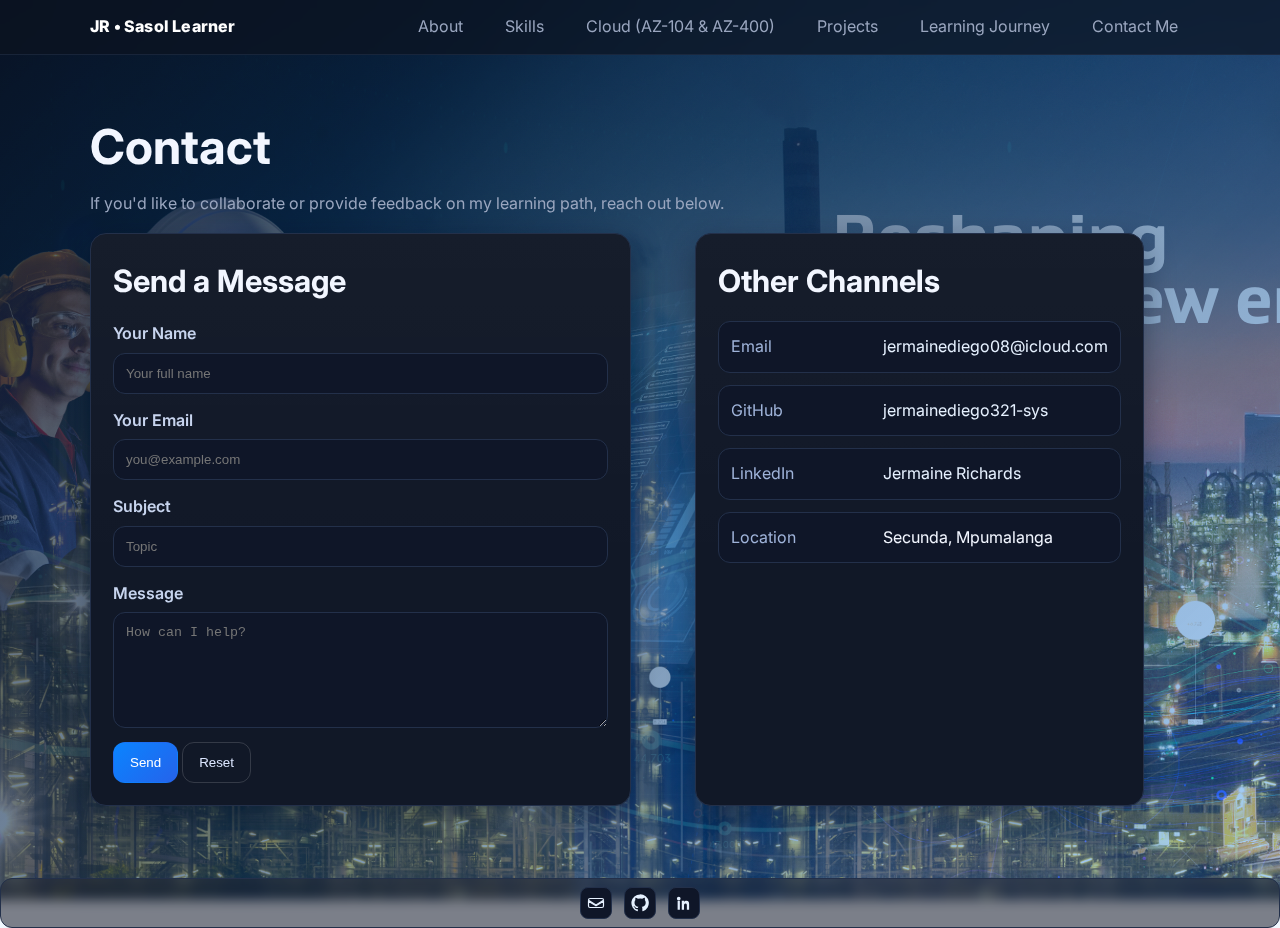
<file: Sasol Website Learner/contact.html>
<!DOCTYPE html>
<html lang="en">
<head>
  <meta charset="utf-8" />
  <meta name="viewport" content="width=device-width, initial-scale=1" />
  <title>Contact — Jermaine Richards</title>
  <link href="https://fonts.googleapis.com/css2?family=Inter:wght@300;400;600;800&display=swap" rel="stylesheet">
  <link rel="stylesheet" href="styles.css" />
  <style>
    .form{max-width:720px; margin:0 auto}
    .field{display:flex; flex-direction:column; gap:6px; margin-bottom:14px}
    .field label{color:#c7d4ee; font-weight:600}
    .field input, .field textarea{
      background:#0f1628; color:#e6f0ff; border:1px solid var(--border);
      border-radius:12px; padding:12px; outline:none
    }
    .field input:focus, .field textarea:focus{border-color:rgba(10,132,255,.6); box-shadow:0 0 0 4px rgba(10,132,255,.12)}
  </style>
</head>
 <header class="site-header">
    <nav class="navbar container">
      <a class="brand" href="index.html">JR • Sasol Learner</a>

      <button class="nav-toggle" aria-label="Toggle navigation">
        <span class="bar"></span><span class="bar"></span><span class="bar"></span>
      </button>

      <ul class="nav-links">
        <li><a href="about.html">About</a></li>
        <li><a href="skills.html">Skills</a></li>
        <li><a href="cloud.html">Cloud (AZ-104 & AZ-400)</a></li>
        <li><a href="projects.html">Projects</a></li>
        <li><a href="journey.html">Learning Journey</a></li>
        <li><a href="contact.html">Contact Me</a></li>
      </ul>
    </nav>
  </header>

  <main class="section">
    <div class="container">
      <h1>Contact</h1>
      <p class="muted">If you'd like to collaborate or provide feedback on my learning path, reach out below.</p>

      <div class="grid two">
        <section class="card">
          <h2>Send a Message</h2>
          <form class="form" action="mailto:jermainediego08@icloud.com" method="post" enctype="text/plain">
            <div class="field">
              <label for="name">Your Name</label>
              <input id="name" name="name" type="text" placeholder="Your full name" required />
            </div>
            <div class="field">
              <label for="email">Your Email</label>
              <input id="email" name="email" type="email" placeholder="you@example.com" required />
            </div>
            <div class="field">
              <label for="subject">Subject</label>
              <input id="subject" name="subject" type="text" placeholder="Topic" />
            </div>
            <div class="field">
              <label for="message">Message</label>
              <textarea id="message" name="message" rows="6" placeholder="How can I help?" required></textarea>
            </div>
            <button class="btn primary" type="submit">Send</button>
            <button class="btn ghost" type="reset">Reset</button>
          </form>
        </section>

        <section class="card contact-card">
          <h2>Other Channels</h2>
          <div class="contact-table">
            <div class="table-row">
              <span class="label">Email</span>
              <span class="value"><a href="mailto:jermainediego08@icloud.com">jermainediego08@icloud.com</a></span>
            </div>
            <div class="table-row">
              <span class="label">GitHub</span>
              <span class="value"><a href="https://github.com/jermainediego321-sys/progress-sasol-learner" target="_blank">jermainediego321-sys</a></span>
            </div>
            <div class="table-row">
              <span class="label">LinkedIn</span>
              <span class="value"><a href="https://www.linkedin.com/in/jermaine-richards-314b8a326/" target="_blank">Jermaine Richards</a></span>
            </div>
            <div class="table-row">
              <span class="label">Location</span>
              <span class="value">Secunda, Mpumalanga</span>
            </div>
          </div>
        </section>
      </div>
    </div>
  </main>

 


<!-- Compact contact icons (standout block) -->
<div class="contact-mini-wrap" role="group" aria-label="Contact me on">
  <a class="contact-icon" href="mailto:jermainediego08@icloud.com" aria-label="Email Jermaine">
    <!-- Mail -->
    <svg viewBox="0 0 24 24" aria-hidden="true">
      <path d="M4 6h16a2 2 0 0 1 2 2v.3l-10 6.25L2 8.3V8a2 2 0 0 1 2-2Z" fill="none" stroke="currentColor" stroke-width="1.6" stroke-linejoin="round"/>
      <path d="M22 9.5V16a2 2 0 0 1-2 2H4a2 2 0 0 1-2-2V9.5l10 6.25 10-6.25Z" fill="none" stroke="currentColor" stroke-width="1.6" stroke-linejoin="round"/>
    </svg>
  </a>

  <a class="contact-icon" href="https://github.com/jermainediego321-sys/progress-sasol-learner" target="_blank" rel="noopener noreferrer" aria-label="GitHub profile">
    <!-- GitHub -->
    <svg viewBox="0 0 24 24" aria-hidden="true">
      <path fill="currentColor" d="M12 .5A11.5 11.5 0 0 0 8.36 22.9c.58.1.79-.26.79-.57v-2.03c-3.2.7-3.88-1.54-3.88-1.54-.53-1.35-1.3-1.71-1.3-1.71-1.06-.72.08-.7.08-.7 1.17.08 1.78 1.2 1.78 1.2 1.04 1.78 2.73 1.27 3.4.97.1-.76.41-1.27.75-1.56-2.56-.29-5.26-1.28-5.26-5.72 0-1.27.46-2.32 1.2-3.14-.12-.29-.52-1.47.11-3.06 0 0 .98-.31 3.2 1.2a11.1 11.1 0 0 1 5.83 0c2.22-1.5 3.2-1.2 3.2-1.2.63 1.59.23 2.77.11 3.06.74.82 1.2 1.87 1.2 3.14 0 4.45-2.7 5.42-5.28 5.71.42.36.8 1.07.8 2.17v3.22c0 .32.2.68.8.57A11.5 11.5 0 0 0 12 .5Z"/>
    </svg>
  </a>

  <a class="contact-icon" href="https://www.linkedin.com/in/jermaine-richards-314b8a326/" target="_blank" rel="noopener noreferrer" aria-label="LinkedIn profile">
    <!-- LinkedIn -->
    <svg viewBox="0 0 24 24" aria-hidden="true">
      <path fill="currentColor" d="M4.98 3.5a2.48 2.48 0 1 0 0 4.96 2.48 2.48 0 0 0 0-4.96ZM3.5 9h3v12h-3V9Zm6 0h2.86v1.66h.04c.4-.76 1.38-1.56 2.84-1.56 3.03 0 3.59 2 3.59 4.6V21h-3v-5.3c0-1.26-.02-2.88-1.76-2.88-1.77 0-2.04 1.38-2.04 2.79V21h-3V9Z"/>
    </svg>
  </a>
</div>

</body>
</html>
</file>
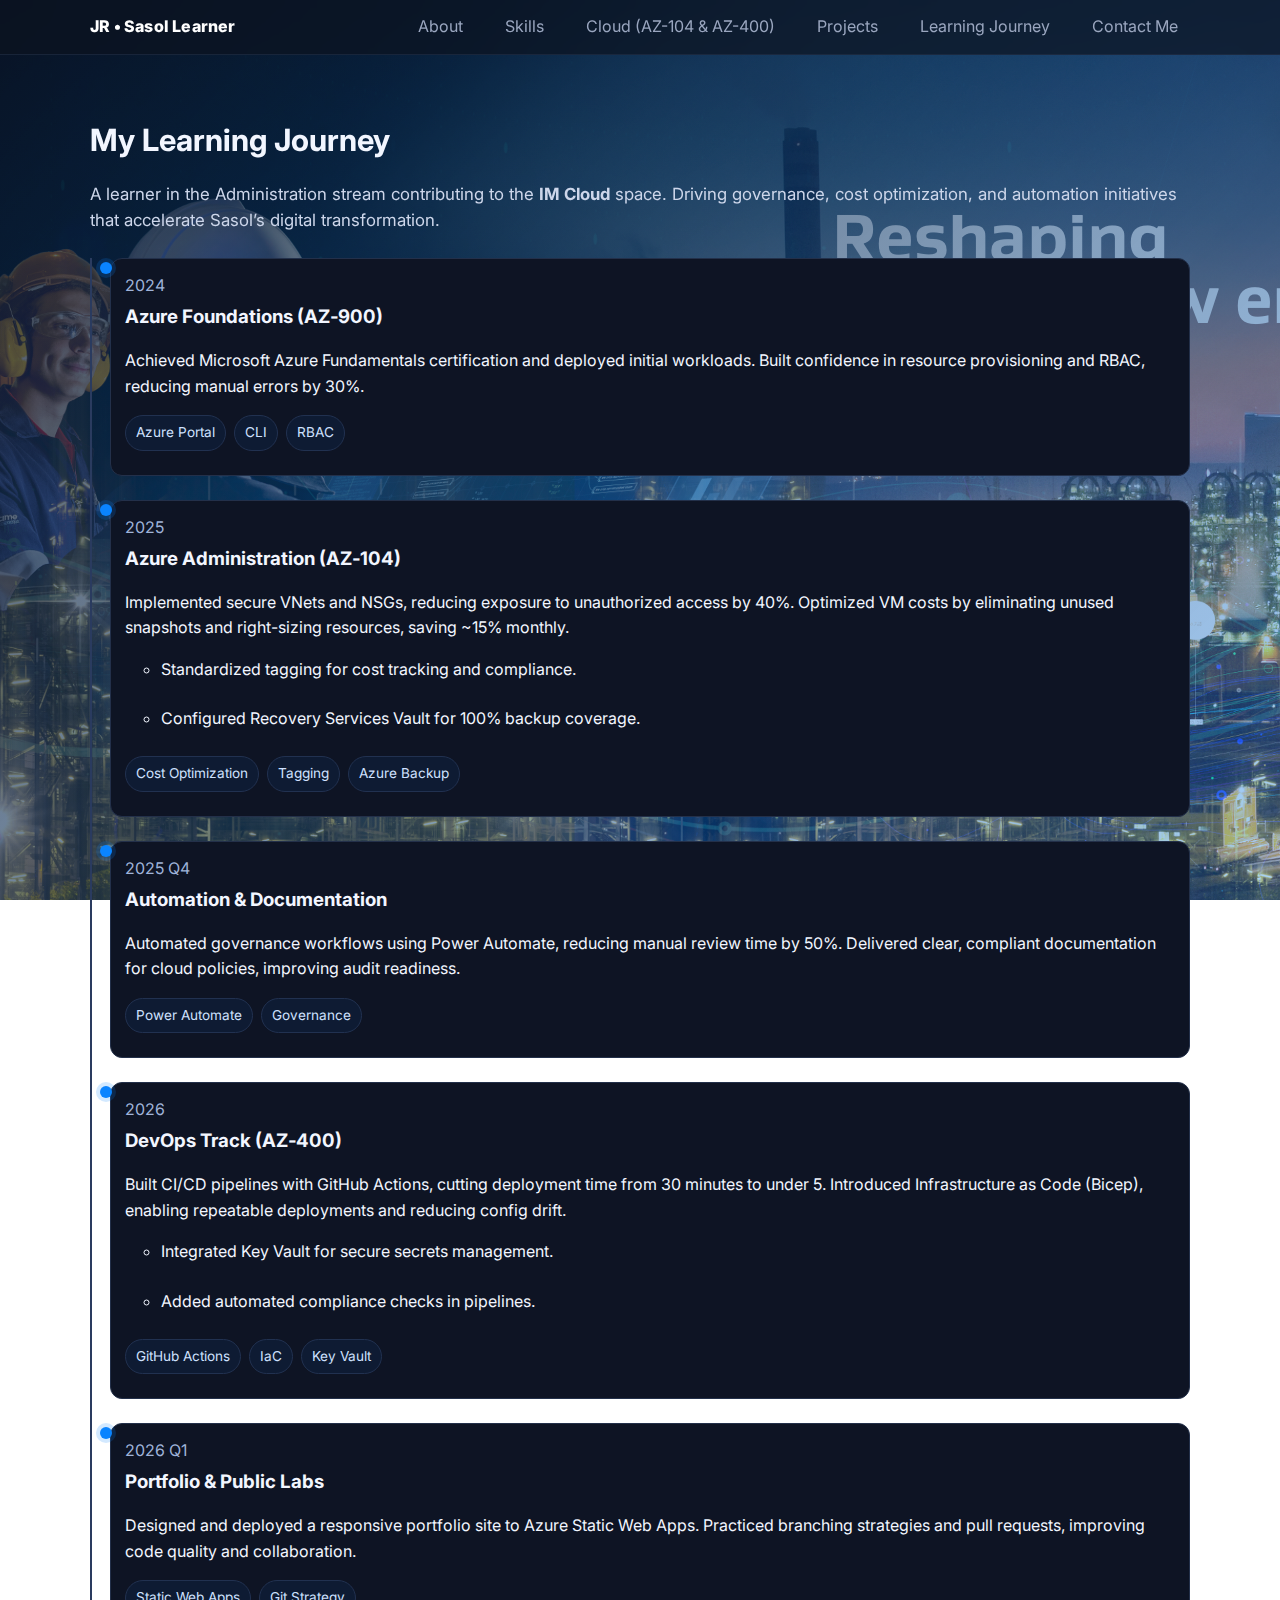
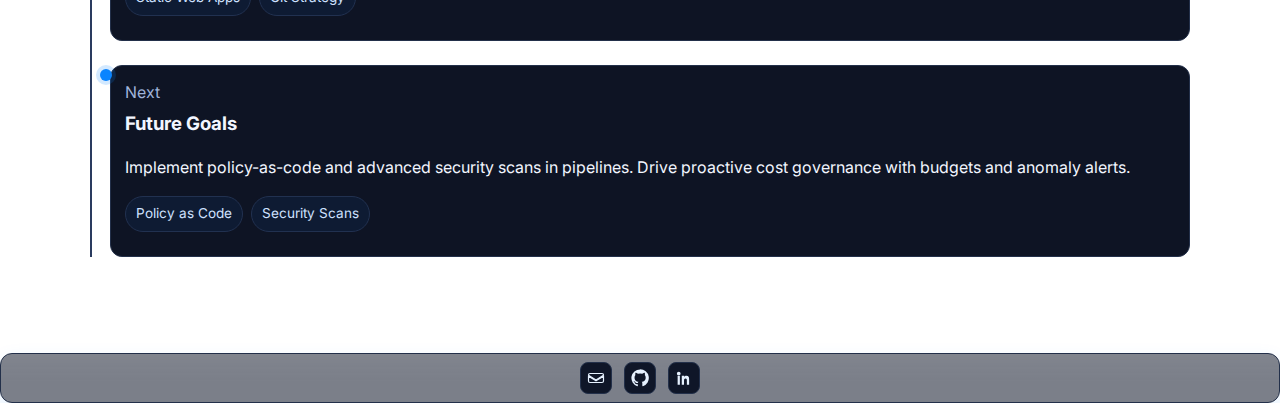
<file: Sasol Website Learner/journey.html>
<!DOCTYPE html>
<html lang="en">
<head>
  <meta charset="utf-8" />
  <meta name="viewport" content="width=device-width, initial-scale=1" />
  <title>Jermaine Richards - Sasol Learner Portfolio</title>
  <meta name="description" content="Portfolio site for Jermaine Richards (Sasol Learner) covering Software Engineering learnings and Azure (AZ-900 & AZ-104)." />
  <meta property="og:title" content="Jermaine Richards - Sasol Learner Portfolio" />
  <meta property="og:description" content="Software Engineering learnings, Azure fundamentals, AZ-900 & AZ-104 hands-on labs." />
  <meta name="theme-color" content="#0a84ff" />
  <link rel="preconnect" href="https://fonts.googleapis.com">
  <link rel="preconnect" href="https://fonts.gstatic.com" crossorigin>
  <link href="https://fonts.googleapis.com/css2?family=Inter:wght@300;400;600;800&display=swap" rel="stylesheet">
  <link rel="stylesheet" href="styles.css" />
</head>

   <header class="site-header">
    <nav class="navbar container">
      <a class="brand" href="index.html">JR • Sasol Learner</a>

      <button class="nav-toggle" aria-label="Toggle navigation">
        <span class="bar"></span><span class="bar"></span><span class="bar"></span>
      </button>

      <ul class="nav-links">
        <li><a href="about.html">About</a></li>
        <li><a href="skills.html">Skills</a></li>
        <li><a href="cloud.html">Cloud (AZ-104 & AZ-400)</a></li>
        <li><a href="projects.html">Projects</a></li>
        <li><a href="journey.html">Learning Journey</a></li>
        <li><a href="contact.html">Contact Me</a></li>
      </ul>
    </nav>
  </header>




<main class="container">
  <section class="section">
    <h2>My Learning Journey</h2>
    <p class="subtitle">
      A learner in the Administration stream contributing to the <strong>IM Cloud</strong> space.
      Driving governance, cost optimization, and automation initiatives that accelerate Sasol’s digital transformation.
    </p>

    <ul class="timeline" aria-label="Learning journey timeline">
      <!-- 2024 -->
      <li>
        <span class="dot"></span>
        <div class="content">
          <span class="label">2024</span>
          <h3>Azure Foundations (AZ‑900)</h3>
          <p>
            Achieved Microsoft Azure Fundamentals certification and deployed initial workloads.
            Built confidence in resource provisioning and RBAC, reducing manual errors by 30%.
          </p>
          <div class="pill-row">
            <span class="pill">Azure Portal</span>
            <span class="pill">CLI</span>
            <span class="pill">RBAC</span>
          </div>
        </div>
      </li>

      <!-- 2025 -->
      <li>
        <span class="dot"></span>
        <div class="content">
          <span class="label">2025</span>
          <h3>Azure Administration (AZ‑104)</h3>
          <p>
            Implemented secure VNets and NSGs, reducing exposure to unauthorized access by 40%.
            Optimized VM costs by eliminating unused snapshots and right-sizing resources, saving ~15% monthly.
          </p>
          <ul class="bullets">
            <li>Standardized tagging for cost tracking and compliance.</li>
            <li>Configured Recovery Services Vault for 100% backup coverage.</li>
          </ul>
          <div class="pill-row">
            <span class="pill">Cost Optimization</span>
            <span class="pill">Tagging</span>
            <span class="pill">Azure Backup</span>
          </div>
        </div>
      </li>

      <!-- 2025 Q4 -->
      <li>
        <span class="dot"></span>
        <div class="content">
          <span class="label">2025 Q4</span>
          <h3>Automation & Documentation</h3>
          <p>
            Automated governance workflows using Power Automate, reducing manual review time by 50%.
            Delivered clear, compliant documentation for cloud policies, improving audit readiness.
          </p>
          <div class="pill-row">
            <span class="pill">Power Automate</span>
            <span class="pill">Governance</span>
          </div>
        </div>
      </li>

      <!-- 2026 -->
      <li>
        <span class="dot"></span>
        <div class="content">
          <span class="label">2026</span>
          <h3>DevOps Track (AZ‑400)</h3>
          <p>
            Built CI/CD pipelines with GitHub Actions, cutting deployment time from 30 minutes to under 5.
            Introduced Infrastructure as Code (Bicep), enabling repeatable deployments and reducing config drift.
          </p>
          <ul class="bullets">
            <li>Integrated Key Vault for secure secrets management.</li>
            <li>Added automated compliance checks in pipelines.</li>
          </ul>
          <div class="pill-row">
            <span class="pill">GitHub Actions</span>
            <span class="pill">IaC</span>
            <span class="pill">Key Vault</span>
          </div>
        </div>
      </li>

      <!-- 2026 Q1 -->
      <li>
        <span class="dot"></span>
        <div class="content">
          <span class="label">2026 Q1</span>
          <h3>Portfolio & Public Labs</h3>
          <p>
            Designed and deployed a responsive portfolio site to Azure Static Web Apps.
            Practiced branching strategies and pull requests, improving code quality and collaboration.
          </p>
          <div class="pill-row">
            <span class="pill">Static Web Apps</span>
            <span class="pill">Git Strategy</span>
          </div>
        </div>
      </li>

      <!-- Next -->
      <li>
        <span class="dot"></span>
        <div class="content">
          <span class="label">Next</span>
          <h3>Future Goals</h3>
          <p>
            Implement policy-as-code and advanced security scans in pipelines.
            Drive proactive cost governance with budgets and anomaly alerts.
          </p>
          <div class="pill-row">
            <span class="pill">Policy as Code</span>
            <span class="pill">Security Scans</span>
          </div>
        </div>
      </li>
    </ul>
  </section>
</main>

<div class="contact-mini-wrap" role="group" aria-label="Contact me on">
  <a class="contact-icon" href="mailto:jermainediego08@icloud.com" aria-label="Email Jermaine">
    <!-- Mail -->
    <svg viewBox="0 0 24 24" aria-hidden="true">
      <path d="M4 6h16a2 2 0 0 1 2 2v.3l-10 6.25L2 8.3V8a2 2 0 0 1 2-2Z" fill="none" stroke="currentColor" stroke-width="1.6" stroke-linejoin="round"/>
      <path d="M22 9.5V16a2 2 0 0 1-2 2H4a2 2 0 0 1-2-2V9.5l10 6.25 10-6.25Z" fill="none" stroke="currentColor" stroke-width="1.6" stroke-linejoin="round"/>
    </svg>
  </a>

  <a class="contact-icon" href="https://github.com/jermainediego321-sys/progress-sasol-learner" target="_blank" rel="noopener noreferrer" aria-label="GitHub profile">
    <!-- GitHub -->
    <svg viewBox="0 0 24 24" aria-hidden="true">
      <path fill="currentColor" d="M12 .5A11.5 11.5 0 0 0 8.36 22.9c.58.1.79-.26.79-.57v-2.03c-3.2.7-3.88-1.54-3.88-1.54-.53-1.35-1.3-1.71-1.3-1.71-1.06-.72.08-.7.08-.7 1.17.08 1.78 1.2 1.78 1.2 1.04 1.78 2.73 1.27 3.4.97.1-.76.41-1.27.75-1.56-2.56-.29-5.26-1.28-5.26-5.72 0-1.27.46-2.32 1.2-3.14-.12-.29-.52-1.47.11-3.06 0 0 .98-.31 3.2 1.2a11.1 11.1 0 0 1 5.83 0c2.22-1.5 3.2-1.2 3.2-1.2.63 1.59.23 2.77.11 3.06.74.82 1.2 1.87 1.2 3.14 0 4.45-2.7 5.42-5.28 5.71.42.36.8 1.07.8 2.17v3.22c0 .32.2.68.8.57A11.5 11.5 0 0 0 12 .5Z"/>
    </svg>
  </a>

  <a class="contact-icon" href="https://www.linkedin.com/in/jermaine-richards-314b8a326/" target="_blank" rel="noopener noreferrer" aria-label="LinkedIn profile">
    <!-- LinkedIn -->
    <svg viewBox="0 0 24 24" aria-hidden="true">
      <path fill="currentColor" d="M4.98 3.5a2.48 2.48 0 1 0 0 4.96 2.48 2.48 0 0 0 0-4.96ZM3.5 9h3v12h-3V9Zm6 0h2.86v1.66h.04c.4-.76 1.38-1.56 2.84-1.56 3.03 0 3.59 2 3.59 4.6V21h-3v-5.3c0-1.26-.02-2.88-1.76-2.88-1.77 0-2.04 1.38-2.04 2.79V21h-3V9Z"/>
    </svg>
  </a>
</div>

<script>
  const toggle = document.querySelector('.nav-toggle');
  const links = document.querySelector('.nav-links');
  if (toggle && links) {
    toggle.addEventListener('click', () => {
      links.classList.toggle('open');
      toggle.setAttribute('aria-expanded', links.classList.contains('open'));
    });
  }
</script>


</html>
</file>
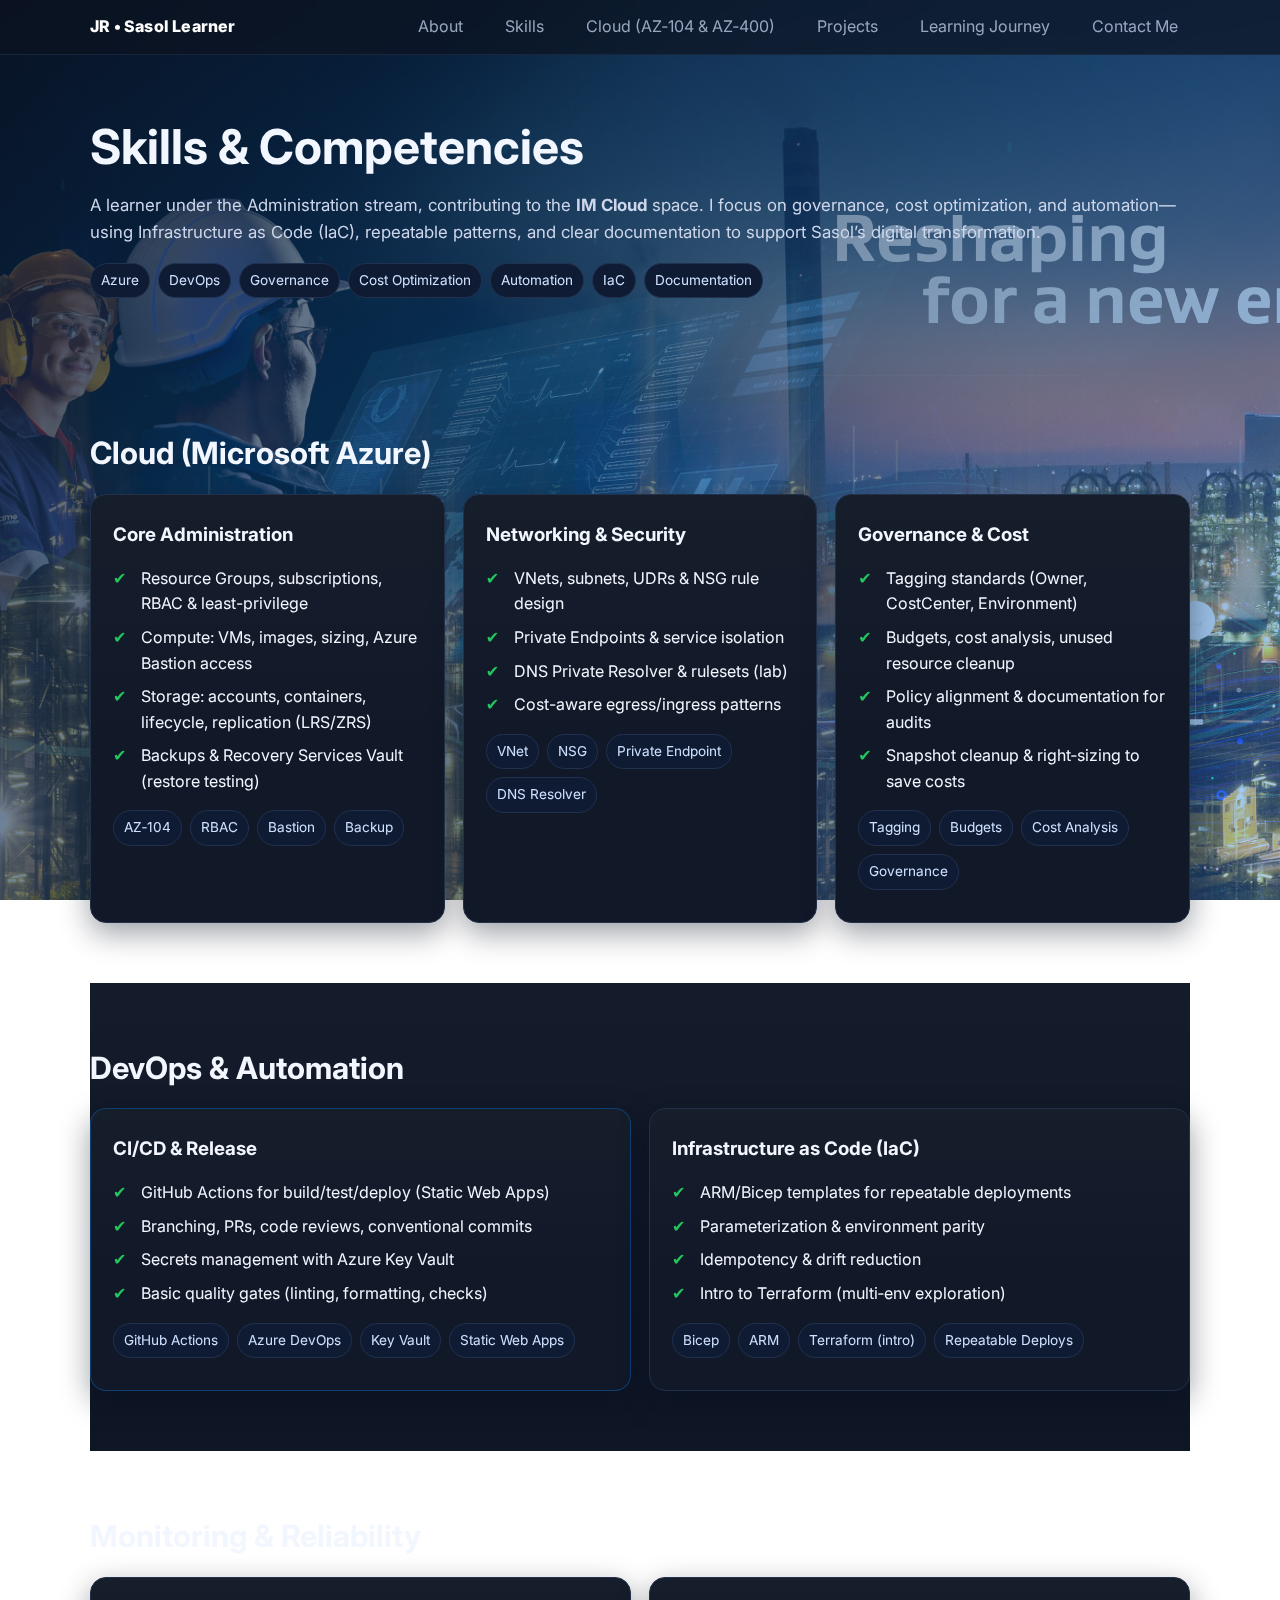
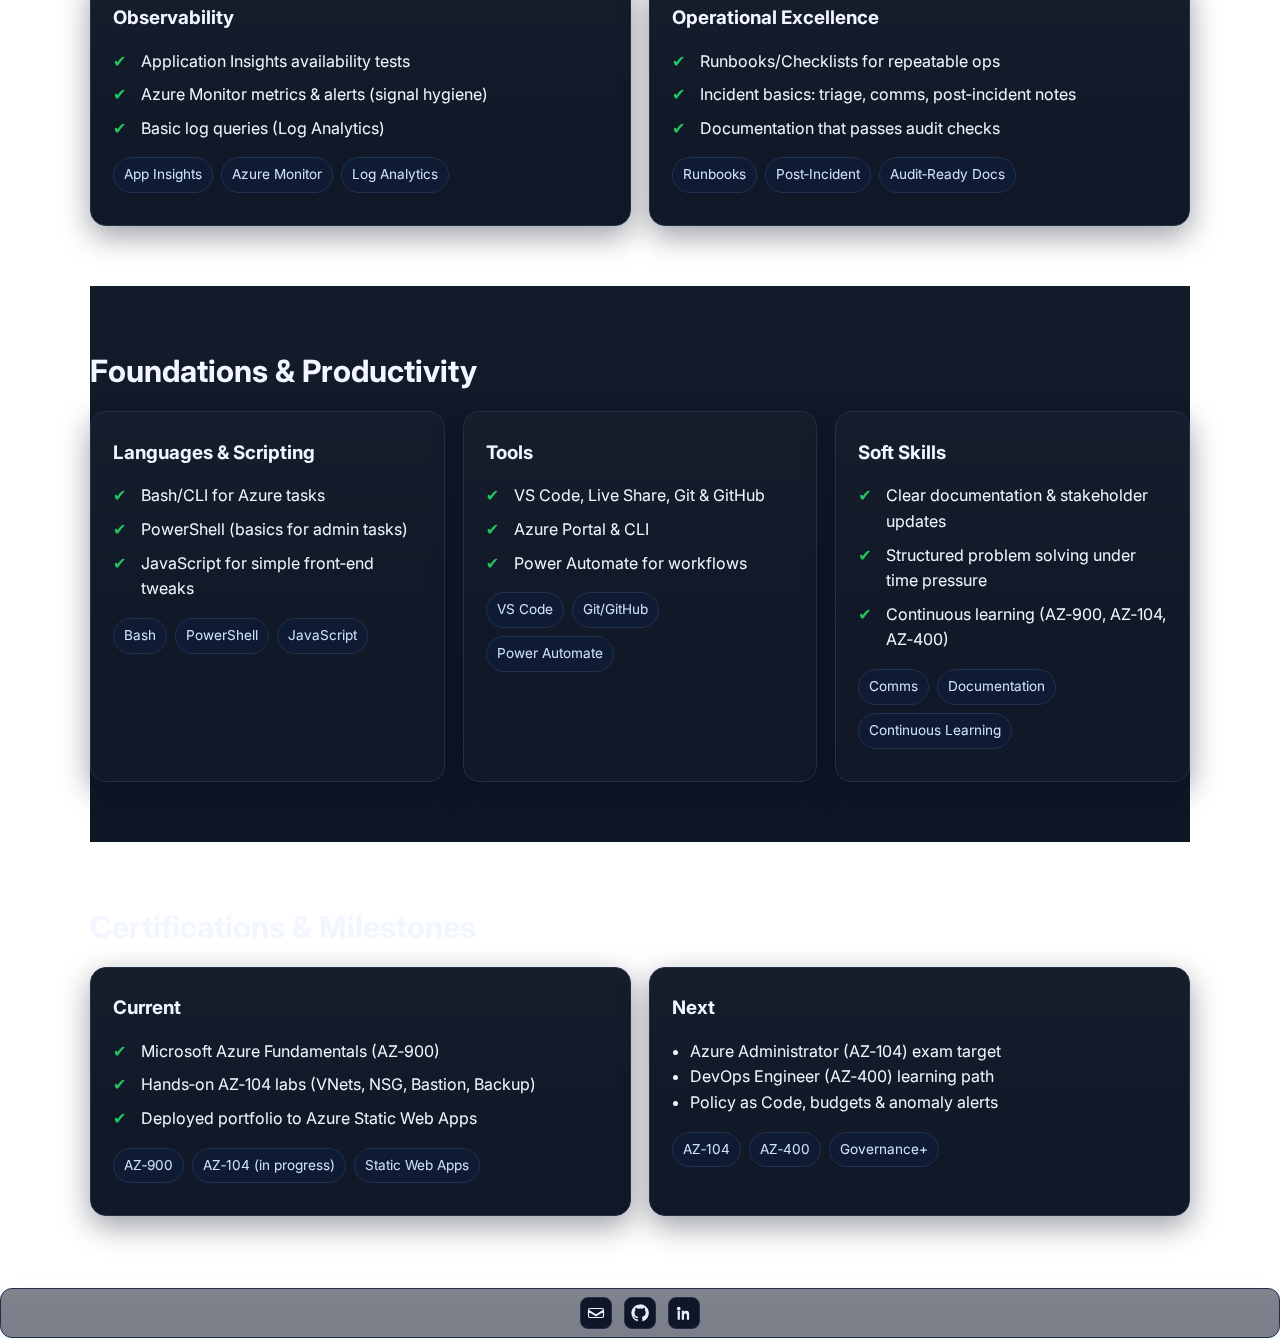
<file: Sasol Website Learner/skills.html>
<!DOCTYPE html>
<html lang="en">
<head>
  <meta charset="utf-8" />
  <meta name="viewport" content="width=device-width, initial-scale=1" />
  <title>Skills – Jermaine Richards</title>
  <meta name="description" content="Skills and competencies for Jermaine Richards: Azure administration, DevOps (AZ‑400), governance, cost optimization, automation, and documentation." />
  <meta name="theme-color" content="#0a84ff" />
  <link rel="preconnect" href="https://fonts.googleapis.com">
  <link rel="preconnect" href="https://fonts.gstatic.com" crossorigin>
  <link href="https://fonts.googleapis.com/css2?family=Inter:wght@300;400;600;800&display=swap" rel="stylesheet">
  <link rel="stylesheet" href="styles.css" />
</head>

<body>
  <!-- Header / Nav -->
  <header class="site-header">
    <nav class="navbar container">
      <a class="brand" href="index.html">JR • Sasol Learner</a>

      <button class="nav-toggle" aria-label="Toggle navigation" aria-expanded="false">
        <span class="bar"></span><span class="bar"></span><span class="bar"></span>
      </button>

      <ul class="nav-links">
        <li><a href="about.html">About</a></li>
        <li><a href="skills.html" aria-current="page">Skills</a></li>
        <li><a href="cloud.html">Cloud (AZ‑104 &amp; AZ‑400)</a></li>
        <li><a href="projects.html">Projects</a></li>
        <li><a href="journey.html">Learning Journey</a></li>
        <li><a href="contact.html">Contact Me</a></li>
      </ul>
    </nav>
  </header>

  <!-- Main -->
  <main class="container">
    <!-- Intro -->
    <section class="section">
      <h1>Skills &amp; Competencies</h1>
      <p class="subtitle">
        A learner under the Administration stream, contributing to the <strong>IM Cloud</strong> space.
        I focus on governance, cost optimization, and automation—using Infrastructure as Code (IaC),
        repeatable patterns, and clear documentation to support Sasol’s digital transformation.
      </p>
      <div class="pill-row">
        <span class="pill">Azure</span>
        <span class="pill">DevOps</span>
        <span class="pill">Governance</span>
        <span class="pill">Cost Optimization</span>
        <span class="pill">Automation</span>
        <span class="pill">IaC</span>
        <span class="pill">Documentation</span>
      </div>
    </section>

    <!-- Cloud & Azure -->
    <section class="section">
      <h2>Cloud (Microsoft Azure)</h2>
      <div class="grid three">
        <div class="card">
          <h3>Core Administration</h3>
          <ul class="checklist">
            <li>Resource Groups, subscriptions, RBAC &amp; least-privilege</li>
            <li>Compute: VMs, images, sizing, Azure Bastion access</li>
            <li>Storage: accounts, containers, lifecycle, replication (LRS/ZRS)</li>
            <li>Backups &amp; Recovery Services Vault (restore testing)</li>
          </ul>
          <div class="pill-row">
            <span class="pill">AZ‑104</span>
            <span class="pill">RBAC</span>
            <span class="pill">Bastion</span>
            <span class="pill">Backup</span>
          </div>
        </div>

        <div class="card">
          <h3>Networking &amp; Security</h3>
          <ul class="checklist">
            <li>VNets, subnets, UDRs &amp; NSG rule design</li>
            <li>Private Endpoints &amp; service isolation</li>
            <li>DNS Private Resolver &amp; rulesets (lab)</li>
            <li>Cost-aware egress/ingress patterns</li>
          </ul>
          <div class="pill-row">
            <span class="pill">VNet</span>
            <span class="pill">NSG</span>
            <span class="pill">Private Endpoint</span>
            <span class="pill">DNS Resolver</span>
          </div>
        </div>

        <div class="card">
          <h3>Governance &amp; Cost</h3>
          <ul class="checklist">
            <li>Tagging standards (Owner, CostCenter, Environment)</li>
            <li>Budgets, cost analysis, unused resource cleanup</li>
            <li>Policy alignment &amp; documentation for audits</li>
            <li>Snapshot cleanup &amp; right‑sizing to save costs</li>
          </ul>
          <div class="pill-row">
            <span class="pill">Tagging</span>
            <span class="pill">Budgets</span>
            <span class="pill">Cost Analysis</span>
            <span class="pill">Governance</span>
          </div>
        </div>
      </div>
    </section>

    <!-- DevOps & Automation -->
    <section class="section alt">
      <h2>DevOps &amp; Automation</h2>
      <div class="grid two">
        <div class="card focus">
          <h3>CI/CD &amp; Release</h3>
          <ul class="checklist">
            <li>GitHub Actions for build/test/deploy (Static Web Apps)</li>
            <li>Branching, PRs, code reviews, conventional commits</li>
            <li>Secrets management with Azure Key Vault</li>
            <li>Basic quality gates (linting, formatting, checks)</li>
          </ul>
          <div class="pill-row">
            <span class="pill">GitHub Actions</span>
            <span class="pill">Azure DevOps</span>
            <span class="pill">Key Vault</span>
            <span class="pill">Static Web Apps</span>
          </div>
        </div>

        <div class="card">
          <h3>Infrastructure as Code (IaC)</h3>
          <ul class="checklist">
            <li>ARM/Bicep templates for repeatable deployments</li>
            <li>Parameterization &amp; environment parity</li>
            <li>Idempotency &amp; drift reduction</li>
            <li>Intro to Terraform (multi‑env exploration)</li>
          </ul>
          <div class="pill-row">
            <span class="pill">Bicep</span>
            <span class="pill">ARM</span>
            <span class="pill">Terraform (intro)</span>
            <span class="pill">Repeatable Deploys</span>
          </div>
        </div>
      </div>
    </section>

    <!-- Observability & Ops -->
    <section class="section">
      <h2>Monitoring &amp; Reliability</h2>
      <div class="grid two">
        <div class="card">
          <h3>Observability</h3>
          <ul class="checklist">
            <li>Application Insights availability tests</li>
            <li>Azure Monitor metrics &amp; alerts (signal hygiene)</li>
            <li>Basic log queries (Log Analytics)</li>
          </ul>
          <div class="pill-row">
            <span class="pill">App Insights</span>
            <span class="pill">Azure Monitor</span>
            <span class="pill">Log Analytics</span>
          </div>
        </div>

        <div class="card">
          <h3>Operational Excellence</h3>
          <ul class="checklist">
            <li>Runbooks/Checklists for repeatable ops</li>
            <li>Incident basics: triage, comms, post‑incident notes</li>
            <li>Documentation that passes audit checks</li>
          </ul>
          <div class="pill-row">
            <span class="pill">Runbooks</span>
            <span class="pill">Post‑Incident</span>
            <span class="pill">Audit‑Ready Docs</span>
          </div>
        </div>
      </div>
    </section>

    <!-- Foundations -->
    <section class="section alt">
      <h2>Foundations &amp; Productivity</h2>
      <div class="grid three">
        <div class="card">
          <h3>Languages &amp; Scripting</h3>
          <ul class="checklist">
            <li>Bash/CLI for Azure tasks</li>
            <li>PowerShell (basics for admin tasks)</li>
            <li>JavaScript for simple front‑end tweaks</li>
          </ul>
          <div class="pill-row">
            <span class="pill">Bash</span>
            <span class="pill">PowerShell</span>
            <span class="pill">JavaScript</span>
          </div>
        </div>

        <div class="card">
          <h3>Tools</h3>
          <ul class="checklist">
            <li>VS Code, Live Share, Git &amp; GitHub</li>
            <li>Azure Portal &amp; CLI</li>
            <li>Power Automate for workflows</li>
          </ul>
          <div class="pill-row">
            <span class="pill">VS Code</span>
            <span class="pill">Git/GitHub</span>
            <span class="pill">Power Automate</span>
          </div>
        </div>

        <div class="card">
          <h3>Soft Skills</h3>
          <ul class="checklist">
            <li>Clear documentation &amp; stakeholder updates</li>
            <li>Structured problem solving under time pressure</li>
            <li>Continuous learning (AZ‑900, AZ‑104, AZ‑400)</li>
          </ul>
          <div class="pill-row">
            <span class="pill">Comms</span>
            <span class="pill">Documentation</span>
            <span class="pill">Continuous Learning</span>
          </div>
        </div>
      </div>
    </section>

    <!-- Achievements / Badges -->
    <section class="section">
      <h2>Certifications &amp; Milestones</h2>
      <div class="grid two">
        <div class="card">
          <h3>Current</h3>
          <ul class="checklist">
            <li>Microsoft Azure Fundamentals (AZ‑900)</li>
            <li>Hands‑on AZ‑104 labs (VNets, NSG, Bastion, Backup)</li>
            <li>Deployed portfolio to Azure Static Web Apps</li>
          </ul>
          <div class="pill-row">
            <span class="pill">AZ‑900</span>
            <span class="pill">AZ‑104 (in progress)</span>
            <span class="pill">Static Web Apps</span>
          </div>
        </div>

        <div class="card">
          <h3>Next</h3>
          <ul class="bullets">
            <li>Azure Administrator (AZ‑104) exam target</li>
            <li>DevOps Engineer (AZ‑400) learning path</li>
            <li>Policy as Code, budgets &amp; anomaly alerts</li>
          </ul>
          <div class="pill-row">
            <span class="pill">AZ‑104</span>
            <span class="pill">AZ‑400</span>
            <span class="pill">Governance+</span>
          </div>
        </div>
      </div>
    </section>

  </main>

 <div class="contact-mini-wrap" role="group" aria-label="Contact me on">
  <a class="contact-icon" href="mailto:jermainediego08@icloud.com" aria-label="Email Jermaine">
    <!-- Mail -->
    <svg viewBox="0 0 24 24" aria-hidden="true">
      <path d="M4 6h16a2 2 0 0 1 2 2v.3l-10 6.25L2 8.3V8a2 2 0 0 1 2-2Z" fill="none" stroke="currentColor" stroke-width="1.6" stroke-linejoin="round"/>
      <path d="M22 9.5V16a2 2 0 0 1-2 2H4a2 2 0 0 1-2-2V9.5l10 6.25 10-6.25Z" fill="none" stroke="currentColor" stroke-width="1.6" stroke-linejoin="round"/>
    </svg>
  </a>

  <a class="contact-icon" href="https://github.com/jermainediego321-sys/progress-sasol-learner" target="_blank" rel="noopener noreferrer" aria-label="GitHub profile">
    <!-- GitHub -->
    <svg viewBox="0 0 24 24" aria-hidden="true">
      <path fill="currentColor" d="M12 .5A11.5 11.5 0 0 0 8.36 22.9c.58.1.79-.26.79-.57v-2.03c-3.2.7-3.88-1.54-3.88-1.54-.53-1.35-1.3-1.71-1.3-1.71-1.06-.72.08-.7.08-.7 1.17.08 1.78 1.2 1.78 1.2 1.04 1.78 2.73 1.27 3.4.97.1-.76.41-1.27.75-1.56-2.56-.29-5.26-1.28-5.26-5.72 0-1.27.46-2.32 1.2-3.14-.12-.29-.52-1.47.11-3.06 0 0 .98-.31 3.2 1.2a11.1 11.1 0 0 1 5.83 0c2.22-1.5 3.2-1.2 3.2-1.2.63 1.59.23 2.77.11 3.06.74.82 1.2 1.87 1.2 3.14 0 4.45-2.7 5.42-5.28 5.71.42.36.8 1.07.8 2.17v3.22c0 .32.2.68.8.57A11.5 11.5 0 0 0 12 .5Z"/>
    </svg>
  </a>

  <a class="contact-icon" href="https://www.linkedin.com/in/jermaine-richards-314b8a326/" target="_blank" rel="noopener noreferrer" aria-label="LinkedIn profile">
    <!-- LinkedIn -->
    <svg viewBox="0 0 24 24" aria-hidden="true">
      <path fill="currentColor" d="M4.98 3.5a2.48 2.48 0 1 0 0 4.96 2.48 2.48 0 0 0 0-4.96ZM3.5 9h3v12h-3V9Zm6 0h2.86v1.66h.04c.4-.76 1.38-1.56 2.84-1.56 3.03 0 3.59 2 3.59 4.6V21h-3v-5.3c0-1.26-.02-2.88-1.76-2.88-1.77 0-2.04 1.38-2.04 2.79V21h-3V9Z"/>
    </svg>
  </a>
</div>

  <!-- Small helpers -->
  <script>
    // Mobile nav toggle
    const toggle = document.querySelector('.nav-toggle');
    const links = document.querySelector('.nav-links');
    if (toggle && links) {
      toggle.addEventListener('click', () => {
        links.classList.toggle('open');
        toggle.setAttribute('aria-expanded', links.classList.contains('open'));
      });
    }
    // Footer year
    const y = document.getElementById('year');
    if (y) y.textContent = new Date().getFullYear();
  </script>
</body>
</html>
</file>
<file: Sasol Website Learner/styles.css>
:root{
  --bg:#0b1220;
  --panel:#121a2b;
  --panel-alt:#0f1626;
  --accent:#0a84ff;
  --accent-2:#64d2ff;
  --text:#e6ebf5;
  --muted:#9aa6bf;
  --card:#111827;
  --border:#23304a;
  --success:#22c55e;
  --warning:#f59e0b;
  --shadow:0 10px 30px rgba(2,12,27,.4);
  --radius:16px;
}

*{box-sizing:border-box}
html,body{margin:0;padding:0}
body{
  font-family: Inter, system-ui, -apple-system, Segoe UI, Roboto, "Helvetica Neue", Arial, "Noto Sans", "Liberation Sans", sans-serif;
  background: radial-gradient(1200px 800px at 10% -10%, rgba(10,132,255,.2), transparent 40%),
              radial-gradient(1200px 800px at 110% 10%, rgba(100,210,255,.15), transparent 40%),
              var(--bg);
  color:var(--text);
  line-height:1.6;
  -webkit-font-smoothing:antialiased;
  -moz-osx-font-smoothing:grayscale;
}


.container{width:min(1100px, 92%); margin-inline:auto}


.site-header{
  position:sticky; top:0; z-index:50;
  background:rgba(11,18,32,0.7);
  backdrop-filter: blur(8px);
  border-bottom:1px solid rgba(35,48,74,.6);
}
.navbar{display:flex; align-items:center; justify-content:space-between; padding:14px 0}
.brand{
  font-weight:800; letter-spacing:.2px; color:#fff; text-decoration:none;
}
.nav-links{display:flex; gap:18px; list-style:none; margin:0; padding:0}
.nav-links a{
  color:var(--muted); text-decoration:none; padding:8px 12px; border-radius:10px; transition:all .2s ease;
}
.nav-links a:hover{color:#fff; background:rgba(10,132,255,.1)}


.nav-toggle{display:none; background:none; border:0; cursor:pointer}
.nav-toggle .bar{
  display:block; width:24px; height:2px; background:#fff; margin:5px 0; border-radius:2px
}


.hero{padding:64px 0}
.hero-inner{
  display:grid; gap:28px; align-items:stretch;
  grid-template-columns: 1.2fr .8fr;
}
@media (max-width: 900px){
  .hero-inner{grid-template-columns:1fr}
}
.hero-text .eyebrow{
  color:var(--accent-2); text-transform:uppercase; font-weight:600; letter-spacing:.12em; font-size:.8rem; margin:0 0 10px;
}
h1{font-size:clamp(2rem, 3.8vw, 3rem); line-height:1.2; margin:.2rem 0 1rem}
h2{font-size:clamp(1.4rem, 2.4vw, 2rem); margin:0 0 1rem}
h3{margin:.2rem 0 1rem}
.subtitle{color:#cdd6ea; font-size:1.05rem}
.accent{color:var(--accent)}

.hero-panel{
  background:linear-gradient(180deg, rgba(255,255,255,.03), transparent 60%), var(--panel);
  border:1px solid var(--border);
  border-radius:var(--radius);
  padding:24px;
  box-shadow: var(--shadow);
}
.panel-title{margin-top:0}


.btn{
  display:inline-block; text-decoration:none; color:#fff; padding:12px 16px;
  border-radius:12px; transition: all .2s ease; border:1px solid transparent
}
.btn.primary{background: linear-gradient(135deg, var(--accent), #2563eb)}
.btn.primary:hover{transform:translateY(-1px); box-shadow:0 10px 20px rgba(10,132,255,.25)}
.btn.ghost{background:transparent; border-color:rgba(255,255,255,.15); color:#dce6ff}
.btn.ghost:hover{background:rgba(255,255,255,.06)}
.btn.small{padding:8px 12px; font-size:.9rem}

.cta-group{display:flex; gap:12px; margin:22px 0}

.badge-row{display:flex; flex-wrap:wrap; gap:10px; margin-top:14px}
.badge{
  display:inline-block; background:rgba(10,132,255,.12); color:#d7ebff; border:1px solid rgba(10,132,255,.28);
  padding:8px 12px; border-radius:999px; font-weight:600; font-size:.9rem; text-decoration:none
}
.pill-row{display:flex; flex-wrap:wrap; gap:8px; margin:10px 0}
.pill{
  background:#0e1b33; border:1px solid #213150; color:#cfe1ff;
  padding:6px 10px; border-radius:999px; font-size:.85rem
}


.section{padding:60px 0}
.section.alt{background:linear-gradient(180deg, rgba(255,255,255,.02), transparent), var(--panel-alt)}
.card{
  background:linear-gradient(180deg, rgba(255,255,255,.02), transparent 60%), var(--card);
  border:1px solid var(--border);
  border-radius:var(--radius);
  padding:22px;
  box-shadow: var(--shadow);
}
.card.focus{border-color:rgba(10,132,255,.35)}

.grid{display:grid; gap:18px}
.grid.two{grid-template-columns:1fr 1fr}
.grid.three{grid-template-columns:repeat(3, 1fr)}
@media (max-width: 900px){
  .grid.two, .grid.three{grid-template-columns:1fr}
}


ul{padding-left:18px}
ul.checklist{list-style:none; padding:0}
ul.checklist li{
  margin:8px 0; padding-left:28px; position:relative
}
ul.checklist li::before{
  content:"✔"; position:absolute; left:0; top:0; color:var(--success); font-weight:800
}
ul.bullets{padding-left:18px}


.timeline{list-style:none; padding:0; margin:24px 0; border-left:2px solid #2a3b5f}
.timeline li{position:relative; margin:0 0 24px 18px}
.timeline .dot{
  position:absolute; left:-10px; top:4px;
  width:12px; height:12px; border-radius:50%; background:var(--accent); box-shadow:0 0 0 4px rgba(10,132,255,.18)
}
.timeline .content{background:#0e1424; border:1px solid var(--border); border-radius:12px; padding:14px}


.contact-card{max-width:800px; margin:0 auto}
.contact-table{display:grid; gap:12px}
.table-row{
  display:grid; grid-template-columns:140px 1fr; gap:12px;
  background:#0f1628; border:1px solid var(--border);
  border-radius:12px; padding:12px;
}
.label{color:#9fb3d9}
.value a{color:#e6f1ff; text-decoration:none}
.value a:hover{text-decoration:underline}


.site-footer{border-top:1px solid var(--border); padding:28px 0; background:rgba(11,18,32,.8)}
.footer-inner{display:flex; flex-direction:column; align-items:center; gap:6px}
.muted{color:var(--muted)}


@media (max-width: 900px){
  .nav-toggle{display:block}
  .nav-links{
    position:absolute; right:4%; top:62px; width:92%;
    display:none; flex-direction:column; background:#0d1526; border:1px solid var(--border);
    padding:12px; border-radius:12px; box-shadow: var(--shadow)
  }
  .nav-links.open{display:flex}
}




body {
  background: url("sasol-bg.jpg") center / cover no-repeat fixed;
  color: #f2f6ff;
  position: relative; 
}


body::before {
  content: "";
  position: fixed;
  inset: 0; 
  pointer-events: none;
  
  background:
    linear-gradient(135deg, rgba(11, 18, 32, 0.75), rgba(10, 132, 255, 0.35));
  z-index: -10; 
}







/* Compact, centered contact icon strip */
.contact-mini-wrap{
  display:flex;
  justify-content:center;   /* centers in footer */
  align-items:center;
  gap:12px;
  margin-top:12px;
  padding:8px 10px;         /* small inset so it stands out a bit */
  border:1px solid var(--border);
  border-radius:12px;
  background:
    linear-gradient(180deg, rgba(255,255,255,.04), transparent 60%),
    rgba(15, 22, 40, 0.55);
  backdrop-filter: blur(6px);
  box-shadow: 0 8px 20px rgba(10,132,255,.12);
}

.contact-icon{
  display:inline-flex;
  width:32px; height:32px;
  align-items:center; justify-content:center;
  border:1px solid var(--border);
  border-radius:8px;
  color:#e6f1ff;
  background:#0f1628;
  text-decoration:none;
  transition:transform .15s ease, border-color .15s ease, box-shadow .15s ease, color .15s ease, background .15s ease;
}
.contact-icon svg{ width:18px; height:18px; display:block }

.contact-icon:hover,
.contact-icon:focus-visible{
  transform:translateY(-1px);
  border-color:rgba(10,132,255,.45);
  color:var(--accent-2);
  background:linear-gradient(180deg, rgba(255,255,255,.02), transparent), #111a2c;
  box-shadow:0 10px 20px rgba(10,132,255,.18);
  outline:none;
}



/* Progress bar (cards) */
.progress{
  position: relative;
  width: 100%;
  height: 10px;
  background: linear-gradient(180deg, rgba(255,255,255,.04), transparent 70%), #0e1424;
  border: 1px solid var(--border);
  border-radius: 999px;
  overflow: hidden;
  box-shadow: inset 0 1px 2px rgba(0,0,0,.25);
  margin: 8px 0 6px;
}
.progress-bar{
  width: var(--progress, 0%);
  height: 100%;
  background: linear-gradient(135deg, var(--accent), #2563eb);
  box-shadow: inset 0 -1px 0 rgba(255,255,255,.15);
  transition: width .4s ease;
}

/* Progress meta row */
.progress-meta{
  display:flex;
  align-items:center;
  justify-content:space-between;
  font-size:.9rem;
  color:#cfe1ff;
  margin-bottom:8px;
}

/* Optional: checkbox visual polish inside cards */
.card input[type="checkbox"]{
  accent-color: var(--accent);
  transform: translateY(1px);
  margin-right: 8px;
}
.card label{
  display: inline-flex;
  align-items: center;
  gap: 8px;
  cursor: pointer;
}
</file>
